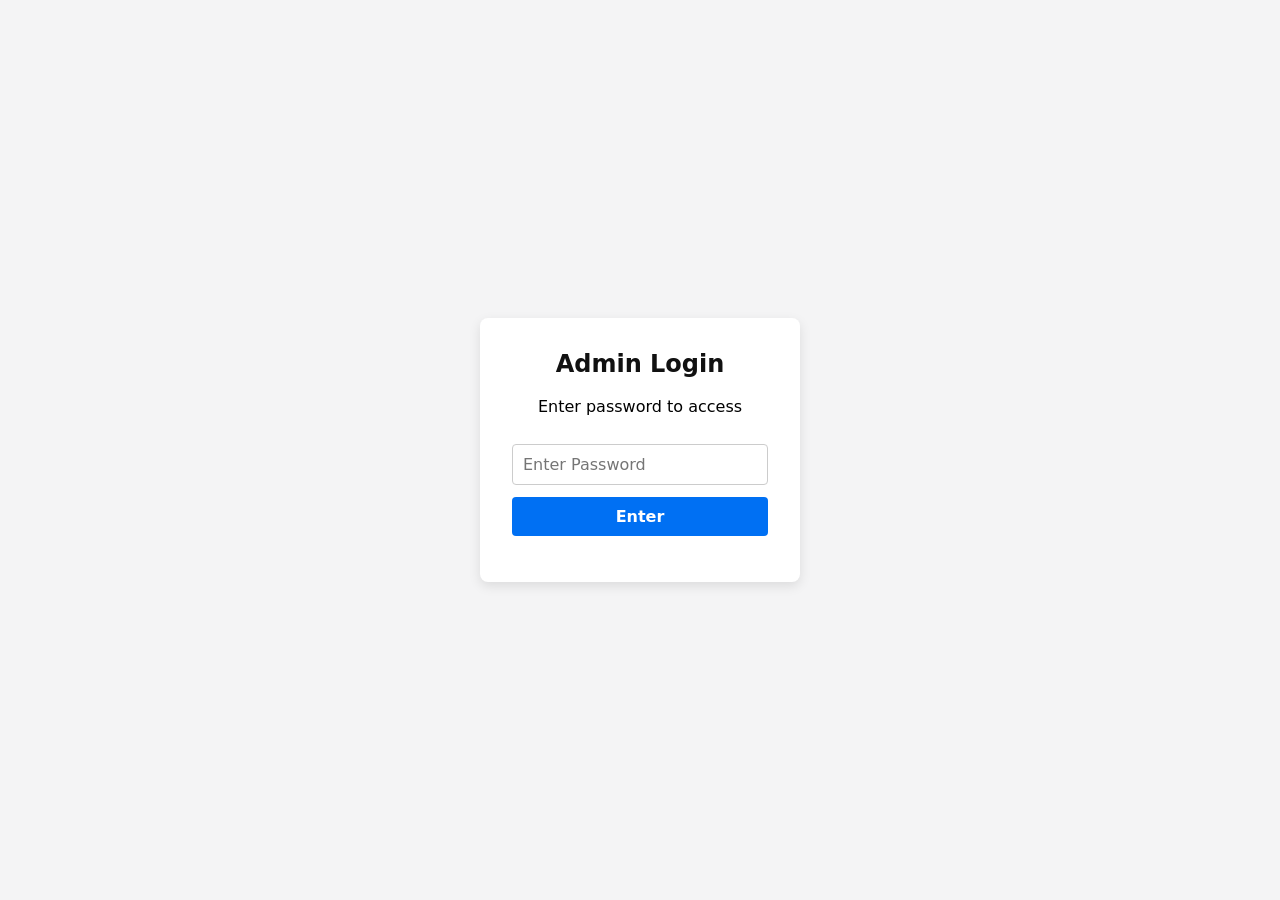
<file: admin/index.html>
<!DOCTYPE html>
<html lang="en">
<head>
  <meta charset="UTF-8">
  <meta name="viewport" content="width=device-width, initial-scale=1.0">
  <title>Admin Login</title>
  <style>
    * { box-sizing: border-box; font-family: system-ui, -apple-system, sans-serif; }
    body { display: flex; justify-content: center; align-items: center; min-height: 100vh; margin: 0; background-color: #f4f4f5; }
    .card { background: #ffffff; padding: 2rem; border-radius: 8px; box-shadow: 0 4px 12px rgba(0,0,0,0.1); width: 100%; max-width: 320px; text-align: center; }
    h2 { margin-top: 0; color: #111; }
    input { width: 100%; padding: 10px; margin: 12px 0; border: 1px solid #ccc; border-radius: 4px; font-size: 1rem; }
    button { width: 100%; padding: 10px; background: #0070f3; color: white; border: none; border-radius: 4px; font-size: 1rem; font-weight: bold; cursor: pointer; }
    button:hover { background: #0051a2; }
    #error { color: #e53e3e; font-size: 0.875rem; margin-top: 10px; }
  </style>
</head>
<body>

  <div class="card">
    <h2>Admin Login</h2>
    <p>Enter password to access</p>
    <input type="password" id="adminPass" placeholder="Enter Password" />
    <button onclick="login()">Enter</button>
    <p id="error"></p>
  </div>

  <script>
    function login() {
      const pass = document.getElementById("adminPass").value.trim();
      const errorMsg = document.getElementById("error");

      if (!pass) {
        errorMsg.innerText = "Please enter a password.";
        return;
      }

      // Redirects to /admin/dashboard-[PASSWORD].html
      window.location.href = `/admin/dashboard-${pass}.html`;
    }
  </script>

</body>
  </html>
</file>
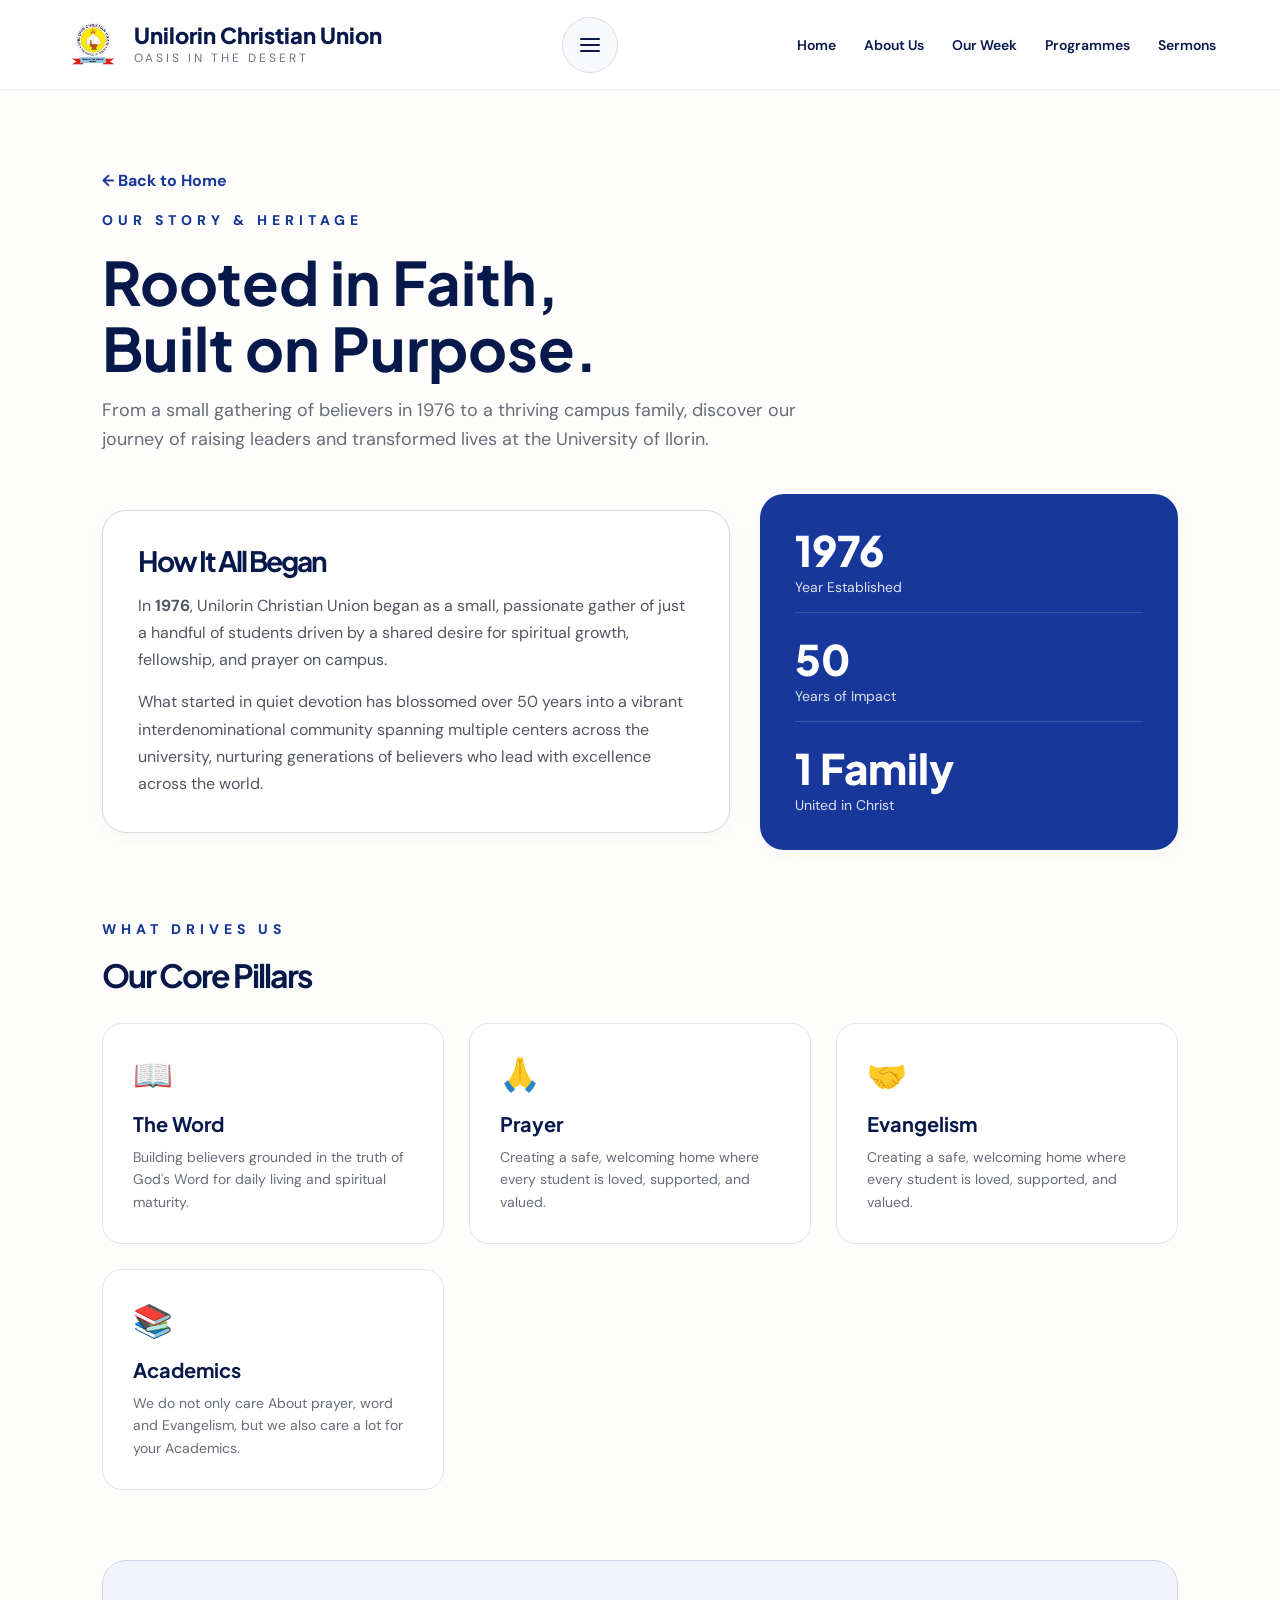
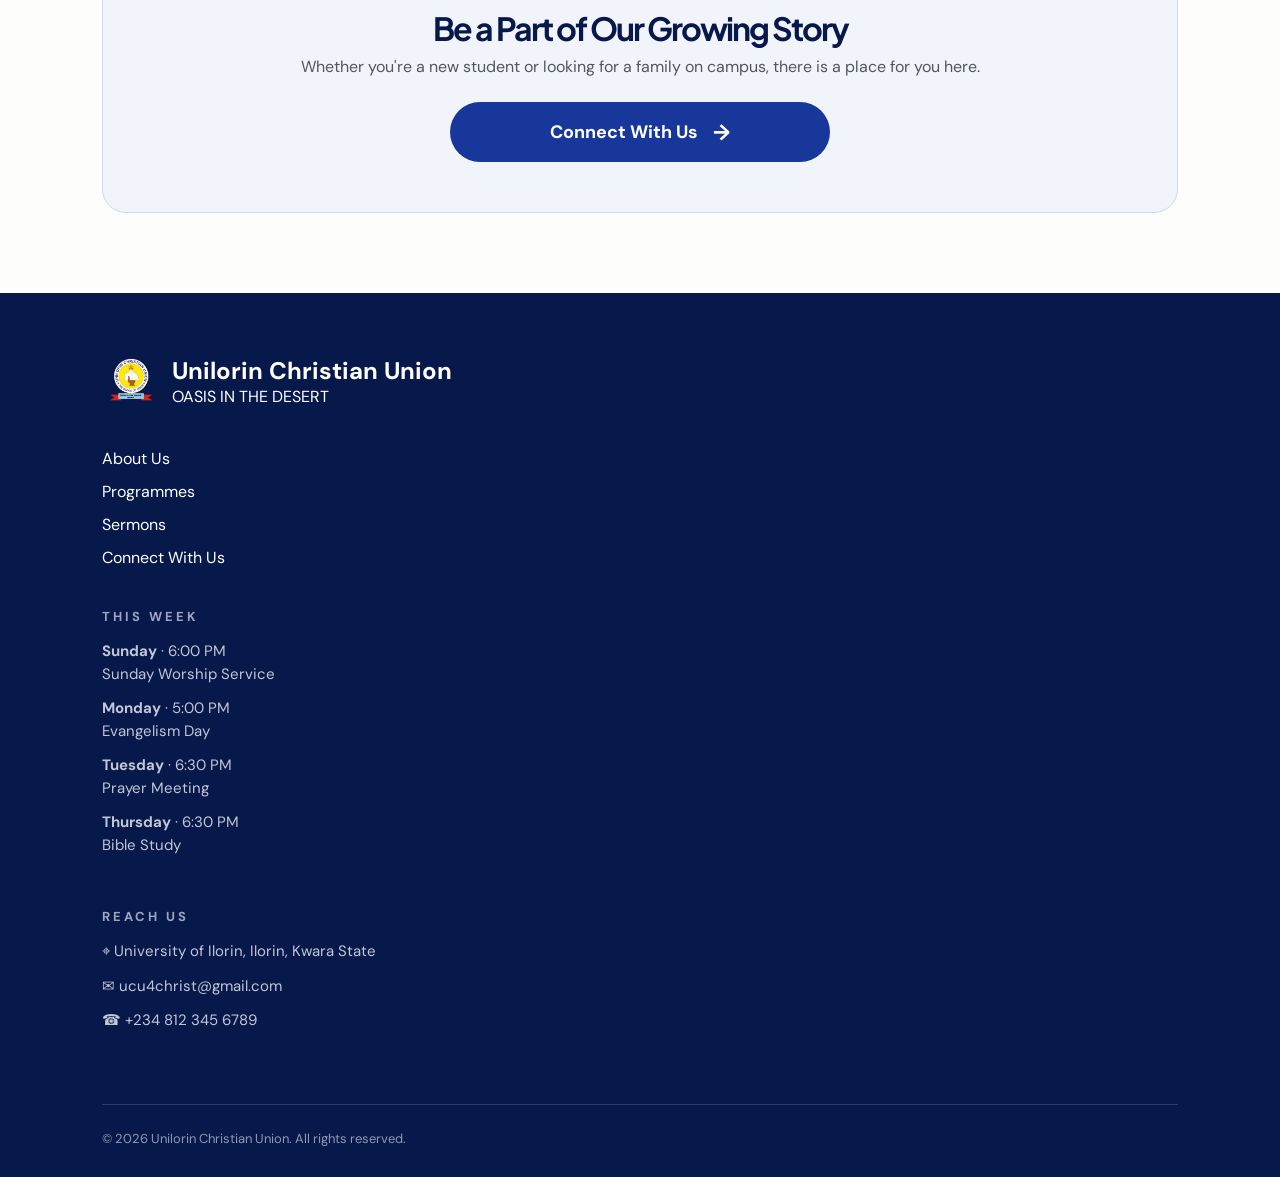
<file: about.html>
<!DOCTYPE html>
<html lang="en">
<head>
    <meta charset="UTF-8">
    <meta name="viewport" content="width=device-width, initial-scale=1.0">
    <title>About Us — Unilorin Christian Union</title>

    <!-- Google Fonts -->
    <link rel="preconnect" href="https://fonts.googleapis.com">
    <link rel="preconnect" href="https://fonts.gstatic.com" crossorigin>
    <link href="https://fonts.googleapis.com/css2?family=DM+Sans:wght@400;500;600;700&family=Plus+Jakarta+Sans:wght@500;600;700;800&display=swap" rel="stylesheet">

    <!-- CSS -->
    <link rel="stylesheet" href="style.css">
</head>

<body>

    <!-- ================= HEADER ================= -->
    <header class="header">
        <div class="logo-area">
            <a href="index.html" style="display: flex; align-items: center; gap: 15px;">
                <img src="logo.png" alt="Unilorin CU Logo" class="logo">
                <div class="brand">
                    <h2>Unilorin Christian Union </h2>
                    <p>OASIS IN THE DESERT</p>
                </div>
            </a>
        </div>

        <input type="checkbox" id="menu-toggle">
        <label for="menu-toggle" class="menu-button" aria-label="Toggle Navigation">
            <span></span>
            <span></span>
            <span></span>
        </label>

        <nav class="navigation">
            <a href="index.html#home">Home</a>
            <a href="about.html">About Us</a>
            <a href="index.html#week">Our Week</a>
            <a href="index.html#programmes">Programmes</a>
            <a href="index.html#sermons">Sermons</a>
        </nav>
    </header>

    <!-- ================= ABOUT HERO ================= -->
    <main class="about-page section">
        <div class="about-hero">
            <a href="index.html" class="back-link">← Back to Home</a>
            <div class="section-label">OUR STORY & HERITAGE</div>
            <h1>Rooted in Faith,<br>Built on Purpose.</h1>
            <p class="section-description">
                From a small gathering of believers in 1976 to a thriving campus family, discover our journey of raising leaders and transformed lives at the University of Ilorin.
            </p>
        </div>

        <!-- Timeline Highlights -->
        <div class="about-grid">
            <div class="about-card story-card">
                <h2>How It All Began</h2>
                <p>
                    In <strong>1976</strong>, Unilorin Christian Union began as a small, passionate gather of just a handful of students driven by a shared desire for spiritual growth, fellowship, and prayer on campus.
                </p>
                <p>
                    What started in quiet devotion has blossomed over 50 years into a vibrant interdenominational community spanning multiple centers across the university, nurturing generations of believers who lead with excellence across the world.
                </p>
            </div>

            <div class="about-card stats-card">
                <div class="stat-item">
                    <span class="stat-number">1976</span>
                    <span class="stat-label">Year Established</span>
                </div>
                <div class="stat-item">
                    <span class="stat-number">50</span>
                    <span class="stat-label">Years of Impact</span>
                </div>
                <div class="stat-item">
                    <span class="stat-number">1 Family</span>
                    <span class="stat-label">United in Christ</span>
                </div>
            </div>
        </div>

        <!-- Core Values Section -->
        <div class="values-section">
            <div class="section-label">WHAT DRIVES US</div>
            <h2>Our Core Pillars</h2>

            <div class="values-grid">
                <div class="value-card">
                    <div class="value-icon">📖</div>
                    <h3>The Word</h3>
                    <p>Building believers grounded in the truth of God's Word for daily living and spiritual maturity.</p>
                </div>

                <div class="value-card">
                    <div class="value-icon">🙏</div>
                    <h3>Prayer</h3>
                    <p>Creating a safe, welcoming home where every student is loved, supported, and valued.</p>
                </div>
                
                <div class="value-card">
                    <div class="value-icon">🤝</div>
                    <h3>Evangelism</h3>
                    <p>Creating a safe, welcoming home where every student is loved, supported, and valued.</p>
                </div>

                <div class="value-card">
                    <div class="value-icon">📚</div>
                    <h3>Academics</h3>
                    <p>We do not only care About prayer, word and Evangelism, but we also care a lot for your Academics.</p>
                </div>
            </div>
        </div>

        <!-- CTA Callout -->
        <div class="about-cta">
            <h2>Be a Part of Our Growing Story</h2>
            <p>Whether you're a new student or looking for a family on campus, there is a place for you here.</p>
            <a href="connect.html" class="primary-button">Connect With Us <span>→</span></a>
        </div>
    </main>

    <!-- ================= FOOTER ================= -->
    <footer>
        <div class="footer-brand">
            <img src="logo.png" alt="Unilorin CU Logo">
            <div>
                <h2>Unilorin Christian Union</h2>
                <p>OASIS IN THE DESERT</p>
            </div>
        </div>

        <div class="footer-links">
            <a href="about.html">About Us</a>
            <a href="index.html#programmes">Programmes</a>
            <a href="index.html#sermons">Sermons</a>
            <a href="connect.html">Connect With Us</a>
        </div>

        <div class="footer-week">
            <h3>THIS WEEK</h3>
            <p><strong>Sunday</strong> · 6:00 PM<br>Sunday Worship Service</p>
            <p><strong>Monday</strong> · 5:00 PM<br>Evangelism Day</p>
            <p><strong>Tuesday</strong> · 6:30 PM<br>Prayer Meeting</p>
            <p><strong>Thursday</strong> · 6:30 PM<br>Bible Study</p>
        </div>

        <div class="footer-contact">
            <h3>REACH US</h3>
            <p>⌖ University of Ilorin, Ilorin, Kwara State</p>
            <p>✉ ucu4christ@gmail.com</p>
            <p>☎ +234 812 345 6789</p>
        </div>

        <p class="copyright">© 2026 Unilorin Christian Union. All rights reserved.</p>
    </footer>

</body>
</html>
</file>
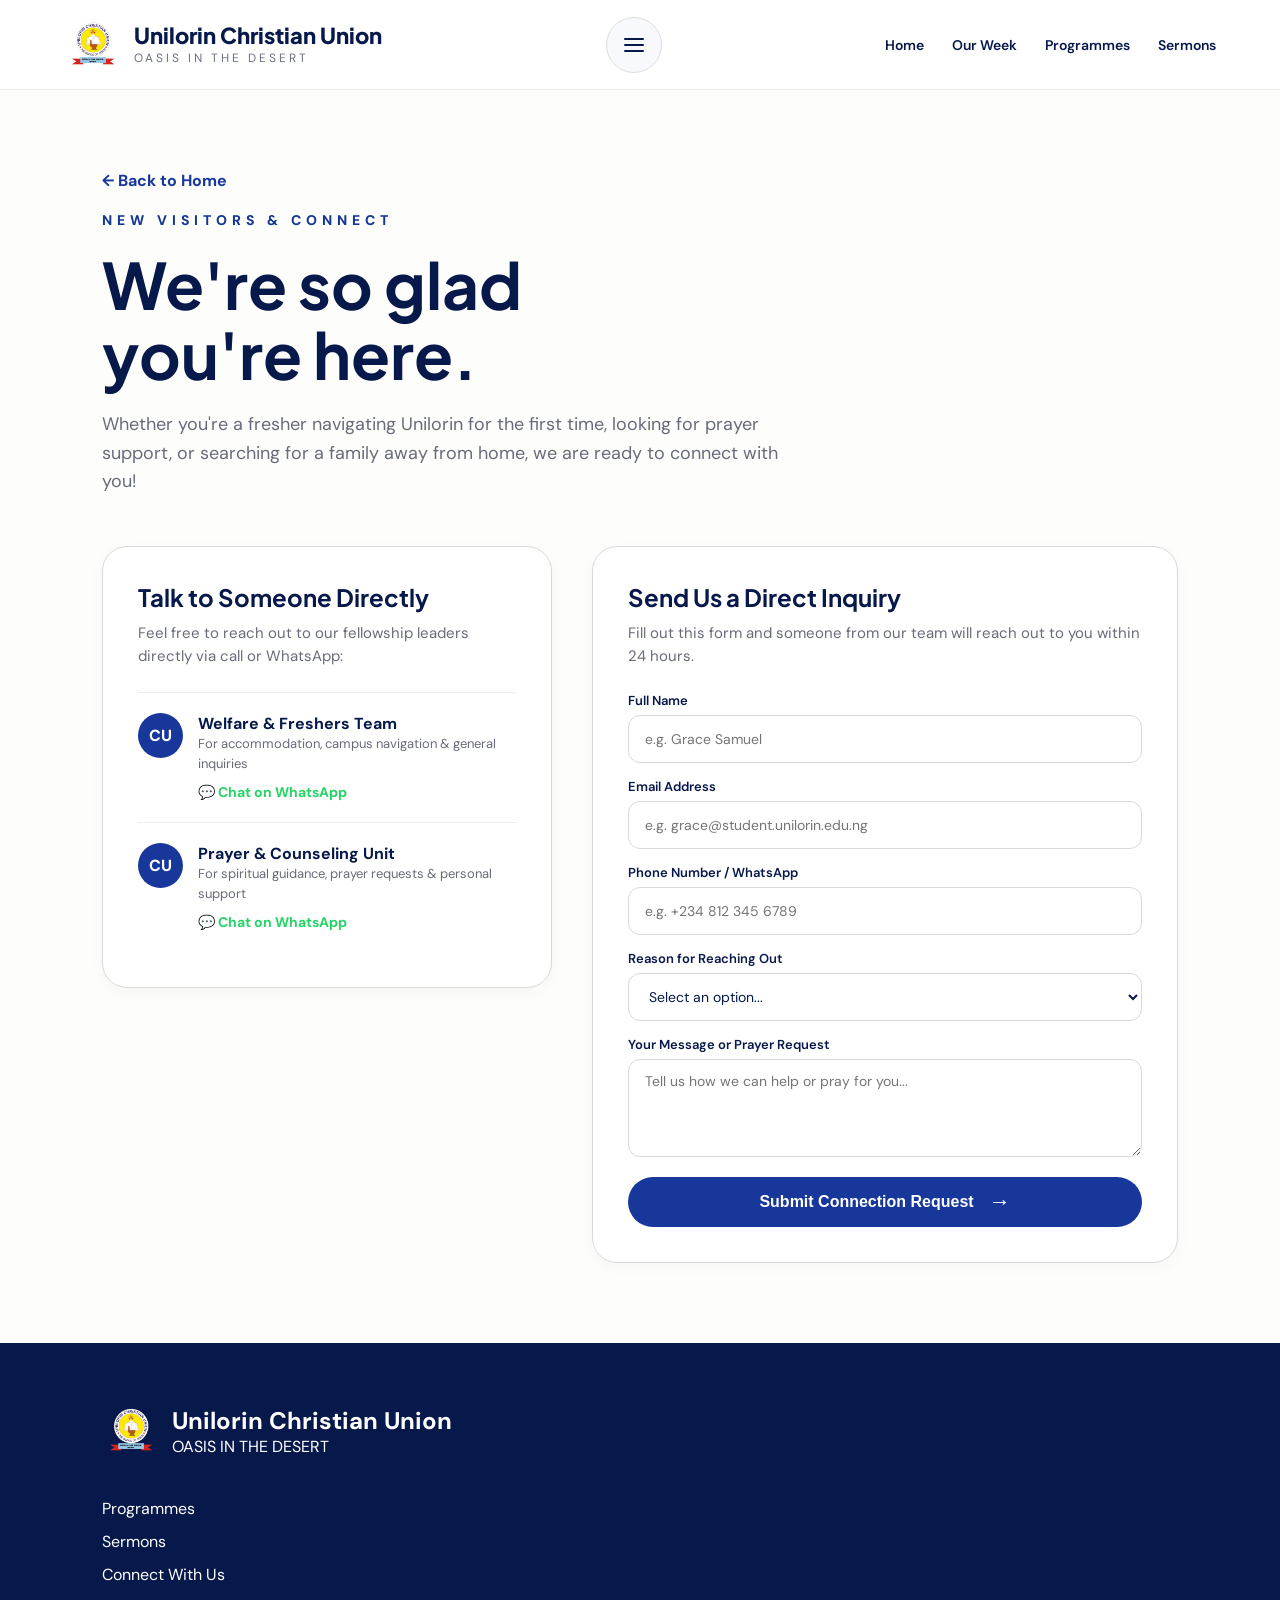
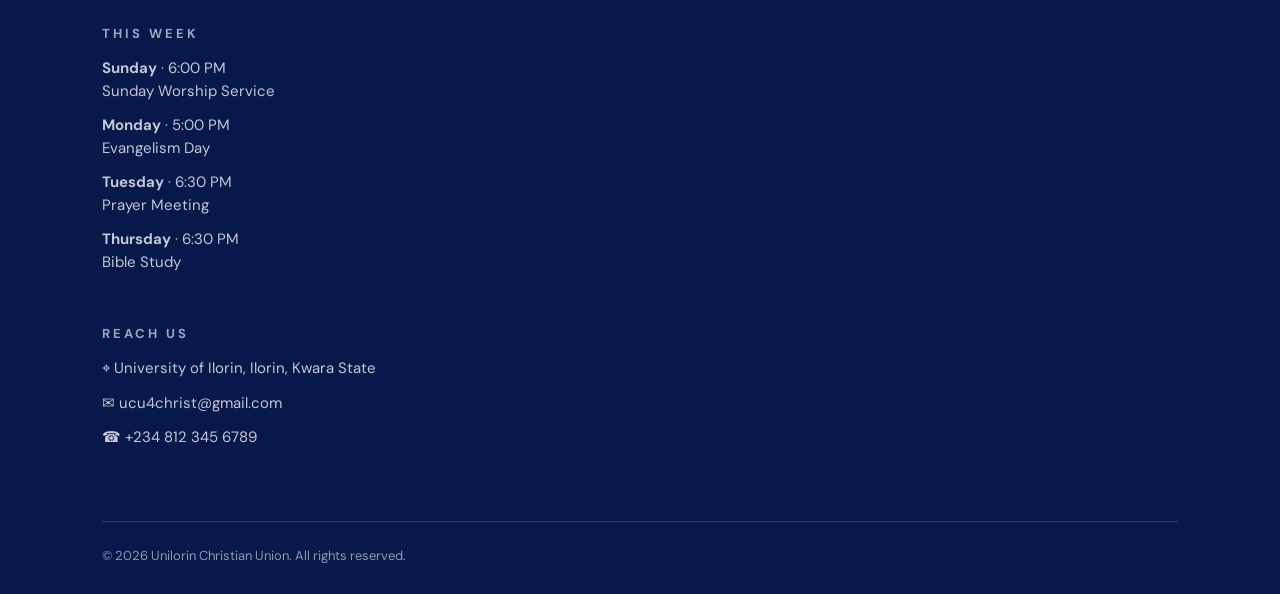
<file: connect.html>
<!DOCTYPE html>
<html lang="en">
<head>
    <meta charset="UTF-8">
    <meta name="viewport" content="width=device-width, initial-scale=1.0">
    <title>Connect With Us — Unilorin Christian Union</title>

    <!-- Google Fonts -->
    <link rel="preconnect" href="https://fonts.googleapis.com">
    <link rel="preconnect" href="https://fonts.gstatic.com" crossorigin>
    <link href="https://fonts.googleapis.com/css2?family=DM+Sans:wght@400;500;600;700&family=Plus+Jakarta+Sans:wght@500;600;700;800&display=swap" rel="stylesheet">

    <!-- CSS -->
    <link rel="stylesheet" href="style.css">
</head>

<body>

    <!-- ================= HEADER ================= -->
    <header class="header">
        <div class="logo-area">
            <a href="index.html" style="display: flex; align-items: center; gap: 15px;">
                <img src="logo.png" alt="Unilorin CU Logo" class="logo">
                <div class="brand">
                    <h2>Unilorin Christian Union</h2>
                    <p>OASIS IN THE DESERT</p>
                </div>
            </a>
        </div>

        <input type="checkbox" id="menu-toggle">
        <label for="menu-toggle" class="menu-button" aria-label="Toggle Navigation">
            <span></span>
            <span></span>
            <span></span>
        </label>

        <nav class="navigation">
            <a href="index.html#home">Home</a>
            <a href="index.html#week">Our Week</a>
            <a href="index.html#programmes">Programmes</a>
            <a href="index.html#sermons">Sermons</a>
        </nav>
    </header>

    <!-- ================= CONNECT MAIN ================= -->
    <main class="connect-page section">
        <div class="connect-header">
            <a href="index.html" class="back-link">← Back to Home</a>
            <div class="section-label">NEW VISITORS & CONNECT</div>
            <h1>We're so glad<br>you're here.</h1>
            <p class="section-description">
                Whether you're a fresher navigating Unilorin for the first time, looking for prayer support, or searching for a family away from home, we are ready to connect with you!
            </p>
        </div>

        <div class="connect-grid">
            
            <!-- Quick Contacts Card -->
            <div class="connect-card contacts-card">
                <h3>Talk to Someone Directly</h3>
                <p>Feel free to reach out to our fellowship leaders directly via call or WhatsApp:</p>

                <div class="leader-contact">
                    <div class="leader-avatar">CU</div>
                    <div>
                        <strong>Welfare & Freshers Team</strong>
                        <p>For accommodation, campus navigation & general inquiries</p>
                        <a href="https://wa.me/2349036452259" target="_blank" class="chat-link">💬 Chat on WhatsApp</a>
                    </div>
                </div>

                <div class="leader-contact">
                    <div class="leader-avatar">CU</div>
                    <div>
                        <strong>Prayer & Counseling Unit</strong>
                        <p>For spiritual guidance, prayer requests & personal support</p>
                        <a href="https://wa.me/2349036452259" target="_blank" class="chat-link">💬 Chat on WhatsApp</a>
                    </div>
                </div>
            </div>

            <!-- Inquiry & Request Form -->
            <div class="connect-card form-card">
                <h3>Send Us a Direct Inquiry</h3>
                <p>Fill out this form and someone from our team will reach out to you within 24 hours.</p>

                <form class="contact-form" action="https://formsubmit.co/dadedoyin76@gmail.com" method="POST">
                    
                    <div class="input-group">
                        <label for="connect-name">Full Name</label>
                        <input type="text" id="connect-name" name="name" placeholder="e.g. Grace Samuel" required>
                    </div>

                    <div class="input-group">
                        <label for="connect-email">Email Address</label>
                        <input type="email" id="connect-email" name="email" placeholder="e.g. grace@student.unilorin.edu.ng" required>
                    </div>

                    <div class="input-group">
                        <label for="connect-phone">Phone Number / WhatsApp</label>
                        <input type="tel" id="connect-phone" name="phone" placeholder="e.g. +234 812 345 6789" required>
                    </div>

                    <div class="input-group">
                        <label for="connect-category">Reason for Reaching Out</label>
                        <select id="connect-category" name="category" class="custom-select" required>
                            <option value="" disabled selected>Select an option...</option>
                            <option value="New Student / First Visit">I'm a new student / First-time visitor</option>
                            <option value="Prayer Request">I need Prayer Support</option>
                            <option value="Counseling / Inquiry">Personal Counseling or Inquiry</option>
                            <option value="Joining a Unit">I want to join a Fellowship Unit</option>
                        </select>
                    </div>

                    <div class="input-group">
                        <label for="connect-message">Your Message or Prayer Request</label>
                        <textarea id="connect-message" name="message" rows="4" placeholder="Tell us how we can help or pray for you..." required></textarea>
                    </div>

                    <button type="submit" class="primary-button contact-submit-btn">
                        Submit Connection Request <span>→</span>
                    </button>
                </form>
            </div>

        </div>
    </main>

    <!-- ================= FOOTER ================= -->
    <footer>
        <div class="footer-brand">
            <img src="logo.png" alt="Unilorin CU Logo">
            <div>
                <h2>Unilorin Christian Union</h2>
                <p>OASIS IN THE DESERT</p>
            </div>
        </div>

        <div class="footer-links">
            <a href="index.html#programmes">Programmes</a>
            <a href="index.html#sermons">Sermons</a>
            <a href="connect.html">Connect With Us</a>
        </div>

        <div class="footer-week">
            <h3>THIS WEEK</h3>
            <p><strong>Sunday</strong> · 6:00 PM<br>Sunday Worship Service</p>
            <p><strong>Monday</strong> · 5:00 PM<br>Evangelism Day</p>
            <p><strong>Tuesday</strong> · 6:30 PM<br>Prayer Meeting</p>
            <p><strong>Thursday</strong> · 6:30 PM<br>Bible Study</p>
        </div>

        <div class="footer-contact">
            <h3>REACH US</h3>
            <p>⌖ University of Ilorin, Ilorin, Kwara State</p>
            <p>✉ ucu4christ@gmail.com</p>
            <p>☎ +234 812 345 6789</p>
        </div>

        <p class="copyright">© 2026 Unilorin Christian Union. All rights reserved.</p>
    </footer>

</body>
</html>
</file>
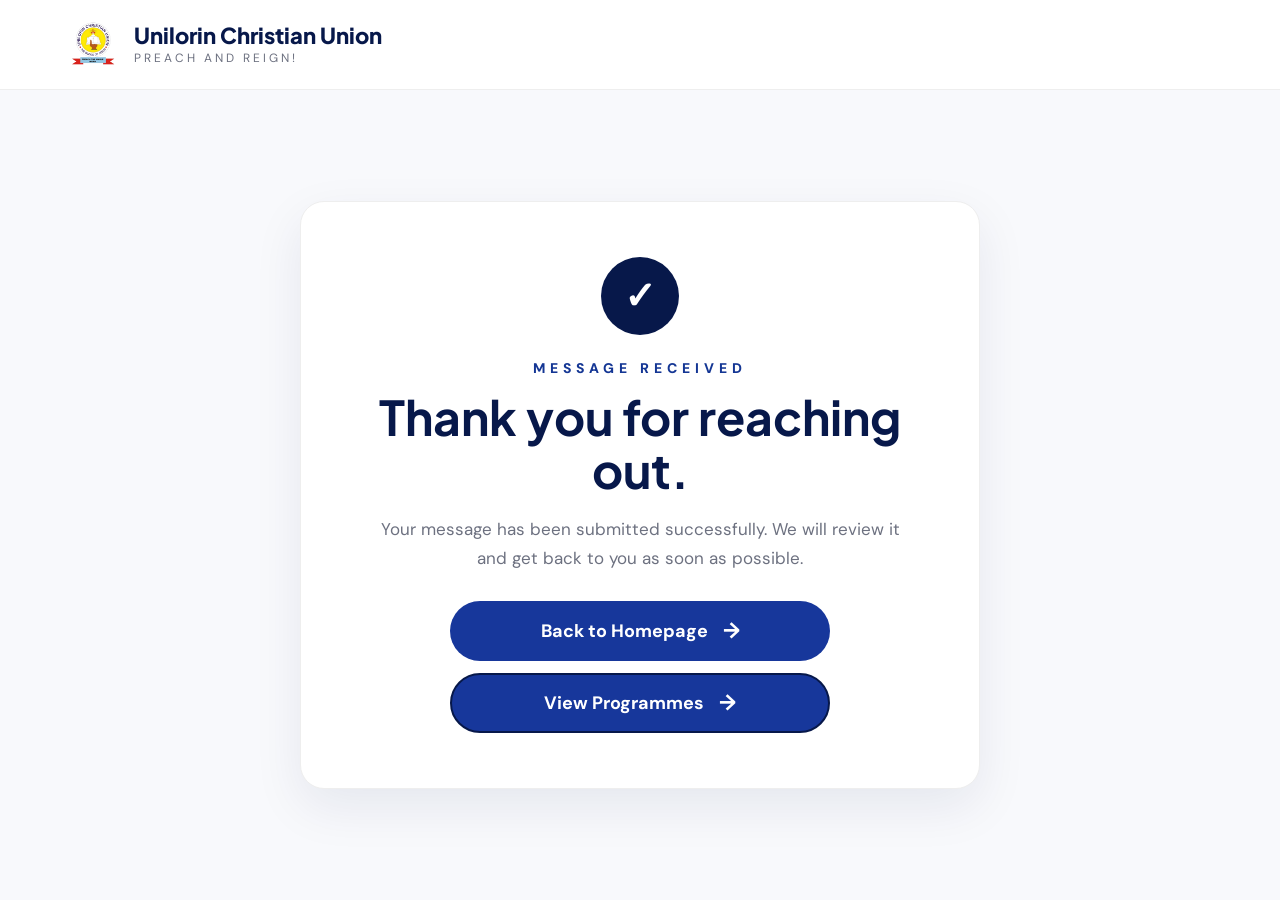
<file: thank-you.html>
<!DOCTYPE html>
<html lang="en">
<head>
    <meta charset="UTF-8">
    <meta name="viewport" content="width=device-width, initial-scale=1.0">
    <meta name="description" content="Thank you for contacting Unilorin Christian Union.">
    <title>Message Sent | Unilorin Christian Union</title>

    <link rel="preconnect" href="https://fonts.googleapis.com">
    <link rel="preconnect" href="https://fonts.gstatic.com" crossorigin>
    <link href="https://fonts.googleapis.com/css2?family=DM+Sans:wght@400;500;600;700&family=Plus+Jakarta+Sans:wght@500;600;700;800&display=swap" rel="stylesheet">
    <link rel="stylesheet" href="style.css">
</head>

<body class="thank-you-page">
    <header class="header">
        <a href="index.html" class="logo-area" aria-label="Unilorin Christian Union home">
            <img src="logo.png" alt="Unilorin Christian Union Logo" class="logo">
            <div class="brand">
                <h2>Unilorin Christian Union</h2>
                <p>PREACH AND REIGN!</p>
            </div>
        </a>
    </header>

    <main class="thank-you-main">
        <section class="thank-you-card" aria-labelledby="thank-you-title">
            <div class="thank-you-icon" aria-hidden="true">✓</div>
            <div class="section-label">MESSAGE RECEIVED</div>
            <h1 id="thank-you-title">Thank you for reaching out.</h1>
            <p>
                Your message has been submitted successfully. We will review it and get back to you as soon as possible.
            </p>

            <div class="thank-you-actions">
                <a href="index.html" class="primary-button">Back to Homepage <span>→</span></a>
                <a href="index.html#programmes" class="dark-button">View Programmes <span>→</span></a>
            </div>
        </section>
    </main>
</body>
</html>
</file>
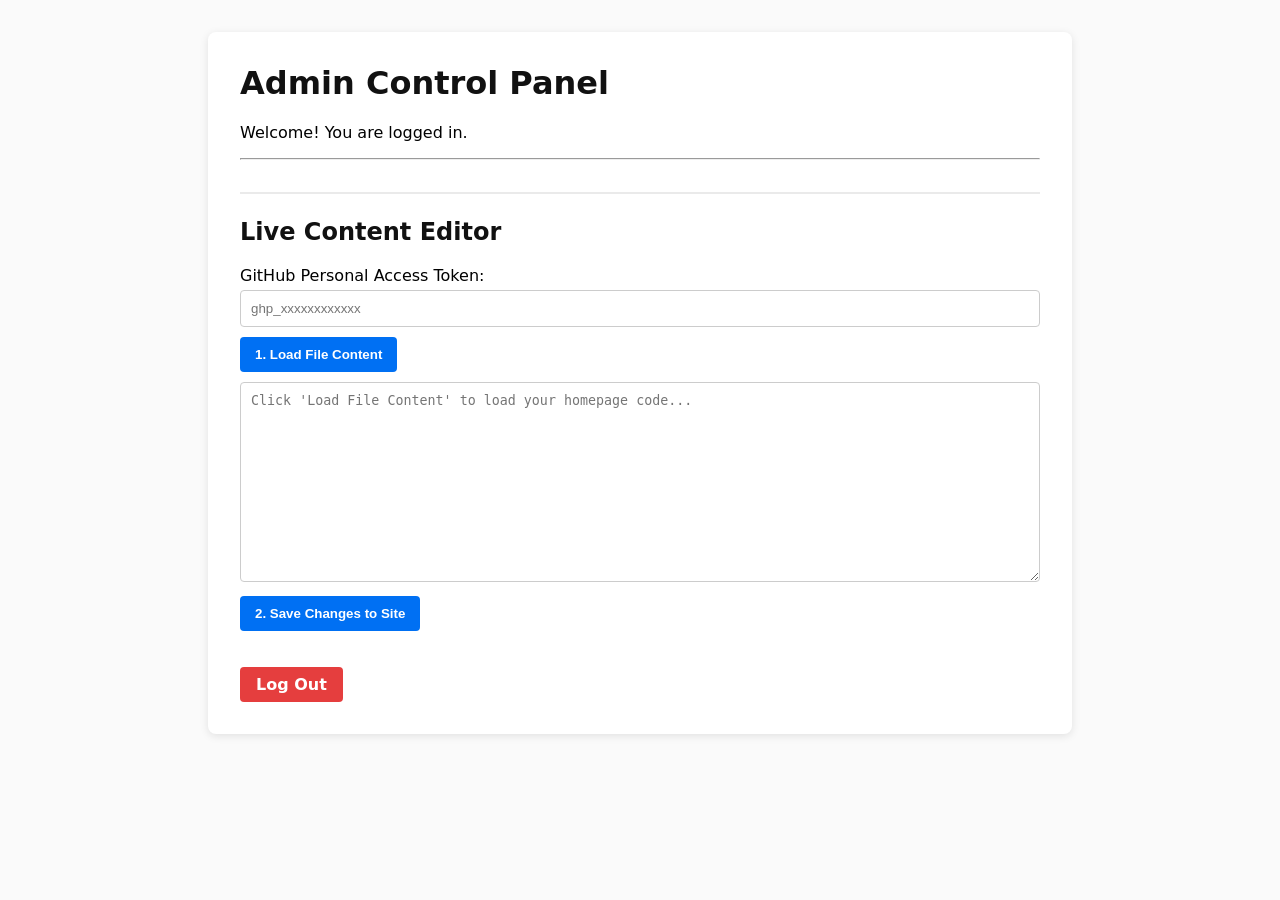
<file: admin/dashboard-ucuadmin2026.html>
<!DOCTYPE html>
<html lang="en">
<head>
  <meta charset="UTF-8">
  <meta name="viewport" content="width=device-width, initial-scale=1.0">
  <title>Admin Dashboard</title>
  <style>
    body { font-family: system-ui, -apple-system, sans-serif; padding: 2rem; background-color: #fafafa; margin: 0; }
    .container { max-width: 800px; margin: 0 auto; background: #ffffff; padding: 2rem; border-radius: 8px; box-shadow: 0 2px 8px rgba(0,0,0,0.1); }
    h1, h2 { color: #111; margin-top: 0; }
    .logout-btn { display: inline-block; padding: 8px 16px; background: #e53e3e; color: white; text-decoration: none; border-radius: 4px; font-weight: bold; margin-top: 20px; }
    
    .editor-section { margin-top: 2rem; padding-top: 1.5rem; border-top: 2px solid #eaeaea; }
    input[type="password"] { width: 100%; padding: 10px; margin-top: 5px; border: 1px solid #ccc; border-radius: 4px; box-sizing: border-box; }
    textarea { width: 100%; height: 200px; margin-top: 10px; padding: 10px; border: 1px solid #ccc; border-radius: 4px; box-sizing: border-box; font-family: monospace; }
    .btn { padding: 10px 15px; background: #0070f3; color: white; border: none; border-radius: 4px; cursor: pointer; margin-top: 10px; font-weight: bold; }
    .btn:hover { background: #0051a2; }
    #status { margin-top: 10px; font-weight: bold; color: #333; }
  </style>
</head>
<body>

  <div class="container">
    <h1>Admin Control Panel</h1>
    <p>Welcome! You are logged in.</p>
    <hr>

    <div class="editor-section">
      <h2>Live Content Editor</h2>
      
      <label for="token">GitHub Personal Access Token:</label>
      <input type="password" id="token" placeholder="ghp_xxxxxxxxxxxx">

      <button class="btn" onclick="loadFile()">1. Load File Content</button>

      <textarea id="fileContent" placeholder="Click 'Load File Content' to load your homepage code..."></textarea>
      
      <button class="btn" onclick="saveFile()">2. Save Changes to Site</button>

      <p id="status"></p>
    </div>

    <a href="/admin" class="logout-btn">Log Out</a>
  </div>

  <script>
    // UPDATE THESE TWO LINES WITH YOUR EXACT GITHUB DETAILS:
    const OWNER = "dadedoyin76-code"; 
    const REPO = "UCUwebsite-project"; 
    const FILE_PATH = "index.html"; 

    let fileSha = "";

    async function loadFile() {
      const token = document.getElementById("token").value.trim();
      const status = document.getElementById("status");

      if (!token) {
        status.innerText = "Please enter your GitHub token.";
        return;
      }

      status.innerText = "Loading file from GitHub...";

      try {
        const response = await fetch(`https://api.github.com/repos/${OWNER}/${REPO}/contents/${FILE_PATH}`, {
          headers: { "Authorization": `token ${token}` }
        });

        if (!response.ok) throw new Error("Failed to fetch file. Check your token or username.");

        const data = await response.json();
        fileSha = data.sha;
        
        const decodedContent = decodeURIComponent(escape(atob(data.content)));
        document.getElementById("fileContent").value = decodedContent;
        status.innerText = "File loaded successfully!";
      } catch (err) {
        status.innerText = "Error: " + err.message;
      }
    }

    async function saveFile() {
      const token = document.getElementById("token").value.trim();
      const newContent = document.getElementById("fileContent").value;
      const status = document.getElementById("status");

      if (!token || !fileSha) {
        status.innerText = "Load the file first before saving.";
        return;
      }

      status.innerText = "Saving changes to GitHub...";

      try {
        const encodedContent = btoa(unescape(encodeURIComponent(newContent)));

        const response = await fetch(`https://api.github.com/repos/${OWNER}/${REPO}/contents/${FILE_PATH}`, {
          method: "PUT",
          headers: {
            "Authorization": `token ${token}`,
            "Content-Type": "application/json"
          },
          body: JSON.stringify({
            message: "Update file via Admin Dashboard",
            content: encodedContent,
            sha: fileSha
          })
        });

        if (!response.ok) throw new Error("Failed to save file.");

        const data = await response.json();
        fileSha = data.content.sha;
        status.innerText = "Success! Site updated. Vercel will deploy changes in ~20 seconds.";
      } catch (err) {
        status.innerText = "Error: " + err.message;
      }
    }
  </script>

</body>
  </html>
</file>
<file: style.css>
/* =====================================================
   GENERAL SETTINGS
===================================================== */
* {
    margin: 0;
    padding: 0;
    box-sizing: border-box;
}

html {
    scroll-behavior: smooth;
}

body {
    font-family: "DM Sans", sans-serif;
    color: #07184a;
    background: #ffffff;
    overflow-x: hidden;
}

a {
    text-decoration: none;
    color: inherit;
}

img {
    max-width: 100%;
    height: auto;
    display: block;
}


/* =====================================================
   HEADER & NAVIGATION
===================================================== */

.header {
    height: 90px;
    background: #ffffff;
    display: flex;
    align-items: center;
    justify-content: space-between;
    padding: 0 5%;
    position: sticky;
    top: 0;
    z-index: 1000;
    border-bottom: 1px solid #eeeeee;
}

.logo-area {
    display: flex;
    align-items: center;
    gap: 15px;
}

.logo {
    width: 55px;
    height: 55px;
    object-fit: contain;
}

.brand h2 {
    font-family: "Plus Jakarta Sans", sans-serif;
    font-size: 22px;
    font-weight: 800;
    line-height: 1;
}

.brand p {
    margin-top: 4px;
    color: #6d7180;
    font-size: 12px;
    letter-spacing: 3px;
}


/* DESKTOP NAVIGATION */

.navigation {
    display: flex;
    gap: 28px;
    align-items: center;
}

.navigation a {
    font-size: 14px;
    font-weight: 600;
    transition: color 0.3s;
}

.navigation a:hover {
    color: #17379b;
}


/* HAMBURGER MENU BUTTON */

#menu-toggle {
    display: none;
}

.menu-button {
    display: flex;
    width: 56px;
    height: 56px;
    border: 1px solid #dddddd;
    border-radius: 50%;
    align-items: center;
    justify-content: center;
    flex-direction: column;
    gap: 4px;
    cursor: pointer;
    background: #f8f9fc;
}

.menu-button span {
    display: block;
    width: 20px;
    height: 2px;
    background: #07184a;
    border-radius: 10px;
    transition: transform 0.3s, opacity 0.3s;
}


/* =====================================================
   HERO SECTION
===================================================== */

.hero {
    background: #fff12b;
    min-height: 650px;
    display: flex;
    align-items: center;
    padding: 60px 8%;
    position: relative;
    isolation: isolate;
    overflow: hidden;
}

.hero-content {
    max-width: 850px;
    width: 100%;
    position: relative;
    z-index: 5;
}


/* =====================================================
   ANNIVERSARY IMAGES
===================================================== */

.anniversary-images {
    position: absolute;
    inset: 0;
    width: 100%;
    height: 100%;
    pointer-events: none;
    z-index: 1;
}

.anniversary-graphic,
.anniversary-small {
    position: absolute !important;
    pointer-events: none;
    object-fit: contain;
}
/* BIG TRANSLUCENT WATERMARK BACKGROUND */
.anniversary-graphic {
    width: 520px;
    height: 400px;
    left: 48%;
    top: 50%;
    transform: translateY(-50%);
    opacity: 0.16;
    z-index: 1;
}

/* SMALL CLEAR GRAPHIC */
.anniversary-small {
    width: 190px;
    height: 150px;
    right: 6%;
    top: 42%;
    transform: translateY(-50%);
    opacity: 1;
    z-index: 2;
}


/* UNIVERSITY LOGO AREA */

.hero-logo-area {
    display: flex;
    align-items: center;
    gap: 20px;
    margin-bottom: 25px;
    position: relative;
    z-index: 5;
}

.hero-logo-area img {
    width: 90px;
    height: 90px;
    object-fit: contain;
}

.university-name {
    font-size: 16px;
    letter-spacing: 4px;
    font-weight: 700;
}

.motto {
    margin-top: 5px;
    font-family: "Plus Jakarta Sans", sans-serif;
    font-size: 18px;
    font-weight: 800;
}


/* =====================================================
   50TH ANNIVERSARY PILL BADGE
===================================================== */

.anniversary-badge {
    display: inline-flex;
    align-items: center;
    justify-content: center;
    gap: 15px;
    background: #17379b;
    color: white;
    padding: 11px 22px;
    border: none;
    border-radius: 40px;
    width: auto;
    margin-bottom: 25px;
    font-family: "Plus Jakarta Sans", sans-serif;
    font-size: 14px;
    font-weight: 800;
    letter-spacing: 2px;
    position: relative;
    z-index: 5;
}

.anniversary-number {
    display: none;
}

.anniversary-text {
    display: flex;
    flex-direction: row;
    align-items: center;
    gap: 15px;
}

.anniversary-text span {
    color: #ffffff;
    font-family: "Plus Jakarta Sans", sans-serif;
    font-size: 14px;
    font-weight: 800;
    letter-spacing: 2px;
}

.anniversary-text small {
    color: #ffffff;
    font-size: 13px;
    font-weight: 700;
    letter-spacing: 1px;
}


/* =====================================================
   HERO HEADING & TEXT
===================================================== */

.hero h1 {
    font-family: "Plus Jakarta Sans", sans-serif;
    font-size: clamp(42px, 5.2vw, 70px);
    line-height: 0.98;
    letter-spacing: -3px;
    font-weight: 800;
    max-width: 680px;
    margin-bottom: 28px;
    position: relative;
    z-index: 5;
}

.hero h1 span {
    position: relative;
    display: inline-block;
    z-index: 1;
}

.hero h1 span::after {
    content: "";
    position: absolute;
    left: 0;
    right: 0;
    bottom: 5px;
    height: 12px;
    background: #ffcc18;
    z-index: -1;
}

.hero-description {
    max-width: 650px;
    font-size: 18px;
    line-height: 1.5;
    color: #525663;
    margin-bottom: 30px;
    position: relative;
    z-index: 5;
}


/* =====================================================
   BUTTONS
===================================================== */

.primary-button,
.dark-button {
    display: inline-flex;
    align-items: center;
    justify-content: center;
    width: 100%;
    max-width: 380px;
    min-height: 60px;
    border-radius: 50px;
    font-size: 18px;
    font-weight: 700;
    border: none;
    cursor: pointer;
    transition: transform 0.3s, background-color 0.3s;
    position: relative;
    z-index: 5;
}

.primary-button {
    background: #17379b;
    color: white;
}

.primary-button span,
.dark-button span {
    margin-left: 15px;
    font-size: 22px;
}

.primary-button:hover,
.dark-button:hover {
    transform: translateY(-3px);
    background: #102b7e;
}
/* =====================================================
   STATISTICS
===================================================== */

.statistics {
    display: grid;
    grid-template-columns: repeat(4, 1fr);
    padding: 50px 8%;
    gap: 30px;
    background: white;
}

.stat strong {
    font-family: "Plus Jakarta Sans", sans-serif;
    font-size: clamp(32px, 4vw, 45px);
    font-weight: 800;
    color: #143694;
}

.stat p {
    margin-top: 8px;
    color: #737786;
    font-size: 13px;
    font-weight: 700;
    letter-spacing: 3px;
}


/* =====================================================
   TICKER BANNER
===================================================== */

.yellow-strip {
    height: 70px;
    display: flex;
    align-items: center;
    overflow: hidden;
    background: #fff12b;
    font-family: "Plus Jakarta Sans", sans-serif;
    font-size: 16px;
    font-weight: 800;
    letter-spacing: 4px;
    white-space: nowrap;
}

.ticker-wrapper {
    display: flex;
    width: 100%;
    overflow: hidden;
}

.ticker-content {
    display: inline-block;
    white-space: nowrap;
    animation: ticker 20s linear infinite;
}

.ticker-content span {
    margin: 0 25px;
    color: #9b7710;
}

@keyframes ticker {
    0% {
        transform: translateX(100%);
    }
    100% {
        transform: translateX(-100%);
    }
}


/* =====================================================
   WEEKLY SCHEDULE + REACH US SIDEBAR
===================================================== */

.week-layout-container {
    display: grid;
    grid-template-columns: 1.8fr 1fr;
    gap: 40px;
    align-items: start;
}

.reach-us-sidebar {
    background: #f9f8f3;
    border: 1px solid #d9d9d9;
    border-radius: 25px;
    padding: 35px;
    position: sticky;
    top: 110px;
}

.reach-us-sidebar h2 {
    font-size: 32px;
    line-height: 1.1;
    margin-bottom: 20px;
}

.contact-details p {
    display: flex;
    align-items: flex-start;
    gap: 12px;
    font-size: 15px;
    color: #606572;
    margin: 12px 0;
    word-break: break-word;
}

.contact-details span {
    color: #17379b;
    font-size: 20px;
    flex-shrink: 0;
}

.contact-form {
    display: flex;
    flex-direction: column;
    gap: 15px;
    margin-top: 25px;
}

.contact-form .input-group {
    display: flex;
    flex-direction: column;
    gap: 6px;
}

.contact-form .input-group label {
    font-size: 13px;
    font-weight: 600;
    color: #07184a;
}

.contact-form .input-group input,
.contact-form .input-group textarea {
    width: 100%;
    border-radius: 12px;
    border: 1px solid #d9d9d9;
    background: #ffffff;
    padding: 12px 16px;
    color: #07184a;
    font-family: inherit;
    font-size: 14px;
    outline: none;
    transition: border-color 0.3s, box-shadow 0.3s;
}

.contact-form .input-group input {
    height: 48px;
}

.contact-form .input-group textarea {
    resize: vertical;
    min-height: 90px;
}

.contact-form .input-group input:focus,
.contact-form .input-group textarea:focus {
    border-color: #17379b;
    box-shadow: 0 0 0 3px rgba(23, 55, 155, 0.1);
}

.contact-submit-btn {
    width: 100%;
    max-width: 100%;
    min-height: 50px;
    font-size: 16px;
    margin-top: 5px;
}
/* =====================================================
   SECTIONS & CARDS
===================================================== */

.section {
    padding: 80px 8%;
}

.section-label {
    color: #143694;
    font-size: 14px;
    font-weight: 800;
    letter-spacing: 5px;
    margin-bottom: 20px;
}

.section h2 {
    font-family: "Plus Jakarta Sans", sans-serif;
    font-size: clamp(32px, 5vw, 65px);
    line-height: 1.1;
    letter-spacing: -2px;
    margin-bottom: 25px;
}

.section-description {
    max-width: 700px;
    color: #686c78;
    font-size: 18px;
    line-height: 1.6;
}

.meeting-grid,
.programme-grid {
    margin-top: 50px;
    display: grid;
    grid-template-columns: repeat(2, 1fr);
    gap: 25px;
}

.meeting-card,
.programme-card {
    border: 1px solid #d9d9d9;
    border-radius: 25px;
    padding: 35px;
    background: white;
}

.programmes {
    background: #f9f8f3;
}

.meeting-day {
    font-family: "Plus Jakarta Sans", sans-serif;
    font-size: 24px;
    font-weight: 800;
    margin-bottom: 20px;
}

.meeting-day span {
    color: #17379b;
    font-size: 18px;
    margin-left: 10px;
}

.meeting-card h3,
.programme-card h3 {
    font-family: "Plus Jakarta Sans", sans-serif;
    font-size: 24px;
    margin-bottom: 12px;
}

.meeting-card p,
.programme-card p {
    color: #686c78;
    font-size: 17px;
    line-height: 1.5;
    margin-bottom: 20px;
}

.tag {
    display: inline-block;
    background: #ffcc18;
    border-radius: 20px;
    padding: 8px 18px;
    font-size: 12px;
    font-weight: 800;
    letter-spacing: 3px;
    margin-bottom: 20px;
}

.location,
.event-info {
    color: #606572;
    font-size: 16px;
    display: flex;
    align-items: center;
    gap: 12px;
}

.location span,
.event-info strong {
    color: #17379b;
    font-size: 22px;
}


/* =====================================================
   SERMONS & SPOTIFY EMBEDS
===================================================== */

.sermon-list {
    margin-top: 40px;
    max-width: 900px;
}

.sermon {
    display: flex;
    align-items: center;
    gap: 20px;
    padding: 25px 0;
    border-bottom: 1px solid #ddd;
}

.play-button {
    flex-shrink: 0;
    width: 55px;
    height: 55px;
    border: 0;
    border-radius: 50%;
    background: #17379b;
    color: white;
    font-size: 18px;
    cursor: pointer;
}

.sermon-embed-grid {
    display: flex;
    flex-direction: column;
    gap: 20px;
    margin-top: 40px;
    max-width: 850px;
}

.sermon-card {
    width: 100%;
    background: #ffffff;
    border-radius: 12px;
    box-shadow: 0 4px 12px rgba(0, 0, 0, 0.05);
}

.sermon-card iframe {
    display: block;
    width: 100%;
}

.spotify-redirect-area {
    margin-top: 35px;
}

.spotify-btn {
    background: #1db954;
    color: #ffffff;
}

.spotify-btn:hover {
    background: #179b45;
}

/* =====================================================
   NEW STUDENT
===================================================== */

.new-student {
    background: #ffcc18;
    padding: 80px 8%;
}

.new-student h2 {
    font-family: "Plus Jakarta Sans", sans-serif;
    font-size: clamp(36px, 6vw, 75px);
    line-height: 1;
    letter-spacing: -2px;
    margin-bottom: 35px;
}

.dark-button {
    background: #17379b;
    color: white;
    border: 2px solid #07184a;
}


/* =====================================================
   FOOTER
===================================================== */

footer {
    background: #07184a;
    color: white;
    padding: 60px 8% 30px;
    display: grid;
    grid-template-columns: repeat(3, 1fr);
    gap: 40px;
}

.footer-brand {
    grid-column: span 3;
    display: flex;
    align-items: center;
    gap: 15px;
}

.footer-brand img {
    width: 55px;
}

.footer-brand h2 {
    font-size: 24px;
}

.footer-links {
    display: flex;
    flex-direction: column;
    gap: 12px;
}

.footer-links a:hover {
    color: #ffcc18;
}

.footer-week h3,
.footer-contact h3 {
    color: #9da5bf;
    letter-spacing: 3px;
    font-size: 13px;
    margin-bottom: 15px;
}

.footer-week p,
.footer-contact p {
    color: #c2c7d5;
    font-size: 15px;
    line-height: 1.5;
    margin-bottom: 12px;
}

.copyright {
    grid-column: span 3;
    border-top: 1px solid rgba(255, 255, 255, 0.15);
    padding-top: 25px;
    margin-top: 20px;
    color: #8f98b2;
    font-size: 13px;
}


/* =====================================================
   MAP EMBED STYLES
===================================================== */

.map-container {
    width: 100%;
    margin: 20px 0;
    border-radius: 16px;
    overflow: hidden;
    border: 1px solid #d9d9d9;
    box-shadow: 0 4px 12px rgba(0, 0, 0, 0.05);
}

.map-container iframe {
    display: block;
    width: 100%;
    height: 500px;
    border: 0;
}


/* =====================================================
   CONNECT PAGE STYLES
===================================================== */

.connect-page {
    background: #fdfdfb;
}

.back-link {
    display: inline-block;
    color: #17379b;
    font-weight: 700;
    margin-bottom: 20px;
    transition: transform 0.3s;
}

.back-link:hover {
    transform: translateX(-5px);
}

.connect-header h1 {
    font-family: "Plus Jakarta Sans", sans-serif;
    font-size: clamp(36px, 5vw, 65px);
    line-height: 1.1;
    margin-bottom: 20px;
}

.connect-grid {
    display: grid;
    grid-template-columns: 1fr 1.3fr;
    gap: 40px;
    margin-top: 50px;
    align-items: start;
}

.connect-card {
    background: #ffffff;
    border: 1px solid #d9d9d9;
    border-radius: 25px;
    padding: 35px;
    box-shadow: 0 4px 15px rgba(0, 0, 0, 0.03);
}

.connect-card h3 {
    font-family: "Plus Jakarta Sans", sans-serif;
    font-size: 24px;
    margin-bottom: 10px;
}

.connect-card p {
    color: #686c78;
    font-size: 15px;
    line-height: 1.5;
    margin-bottom: 25px;
}

.leader-contact {
    display: flex;
    gap: 15px;
    padding: 20px 0;
    border-top: 1px solid #eee;
}

.leader-avatar {
    width: 45px;
    height: 45px;
    background: #17379b;
    color: white;
    font-weight: 800;
    border-radius: 50%;
    display: flex;
    align-items: center;
    justify-content: center;
    flex-shrink: 0;
}

.leader-contact strong {
    display: block;
    font-size: 16px;
    color: #07184a;
}

.leader-contact p {
    margin-bottom: 8px;
    font-size: 13px;
}

.chat-link {
    display: inline-block;
    color: #25d366;
    font-weight: 700;
    font-size: 14px;
}

.custom-select {
    width: 100%;
    height: 48px;
    border-radius: 12px;
    border: 1px solid #d9d9d9;
    background: #ffffff;
    padding: 0 16px;
    color: #07184a;
    font-family: inherit;
    font-size: 14px;
    outline: none;
    cursor: pointer;
}

.custom-select:focus {
    border-color: #17379b;
}

/* =====================================================
   ABOUT PAGE STYLES
===================================================== */

.about-page {
    background: #fdfdfb;
}

.about-hero h1 {
    font-family: "Plus Jakarta Sans", sans-serif;
    font-size: clamp(36px, 5vw, 60px);
    line-height: 1.1;
    margin-bottom: 15px;
}

.about-grid {
    display: grid;
    grid-template-columns: 1.5fr 1fr;
    gap: 30px;
    margin-top: 40px;
    align-items: center;
}

.about-card {
    background: #ffffff;
    border: 1px solid #d9d9d9;
    border-radius: 24px;
    padding: 35px;
    box-shadow: 0 4px 15px rgba(0, 0, 0, 0.03);
}

.story-card h2 {
    font-family: "Plus Jakarta Sans", sans-serif;
    font-size: 28px;
    margin-bottom: 15px;
    color: #07184a;
}

.story-card p {
    color: #525660;
    font-size: 16px;
    line-height: 1.7;
    margin-bottom: 15px;
}

.story-card p:last-child {
    margin-bottom: 0;
}

.stats-card {
    display: flex;
    flex-direction: column;
    gap: 25px;
    background: #17379b;
    color: #ffffff;
    border: none;
}

.stat-item {
    border-bottom: 1px solid rgba(255, 255, 255, 0.15);
    padding-bottom: 15px;
}

.stat-item:last-child {
    border-bottom: none;
    padding-bottom: 0;
}

.stat-number {
    display: block;
    font-family: "Plus Jakarta Sans", sans-serif;
    font-size: 42px;
    font-weight: 800;
    line-height: 1;
    margin-bottom: 5px;
}

.stat-label {
    font-size: 14px;
    opacity: 0.85;
}

.values-section {
    margin-top: 70px;
}

.values-section h2 {
    font-family: "Plus Jakarta Sans", sans-serif;
    font-size: 32px;
    margin-bottom: 30px;
}

.values-grid {
    display: grid;
    grid-template-columns: repeat(auto-fit, minmax(260px, 1fr));
    gap: 25px;
}

.value-card {
    background: #ffffff;
    border: 1px solid #e2e4e8;
    border-radius: 20px;
    padding: 30px;
    transition: transform 0.3s;
}

.value-card:hover {
    transform: translateY(-5px);
}

.value-icon {
    font-size: 32px;
    margin-bottom: 15px;
}

.value-card h3 {
    font-family: "Plus Jakarta Sans", sans-serif;
    font-size: 20px;
    margin-bottom: 10px;
    color: #07184a;
}

.value-card p {
    color: #686c78;
    font-size: 14px;
    line-height: 1.6;
}

.about-cta {
    margin-top: 70px;
    background: #f1f4fb;
    border-radius: 24px;
    padding: 50px 30px;
    text-align: center;
    border: 1px solid #d0d7ea;
}

.about-cta h2 {
    font-family: "Plus Jakarta Sans", sans-serif;
    font-size: 32px;
    margin-bottom: 10px;
}

.about-cta p {
    color: #525660;
    margin-bottom: 25px;
    font-size: 16px;
}


/* =====================================================
   E-LIBRARY
===================================================== */

.elibrary {
    background: #ffffff;
}

.library-grid {
    margin-top: 40px;
    display: flex;
    flex-direction: column;
    gap: 30px;
}

.drive-folder-card {
    background: #f1f4fb;
    border: 1px solid #d0d7ea;
    border-radius: 20px;
    padding: 30px;
    display: flex;
    justify-content: space-between;
    align-items: center;
    gap: 20px;
}

.drive-info {
    display: flex;
    align-items: center;
    gap: 20px;
}

.drive-icon {
    font-size: 38px;
    background: #ffffff;
    width: 60px;
    height: 60px;
    border-radius: 14px;
    display: flex;
    align-items: center;
    justify-content: center;
    box-shadow: 0 4px 10px rgba(0, 0, 0, 0.04);
}

.drive-info h3 {
    font-family: "Plus Jakarta Sans", sans-serif;
    font-size: 22px;
    margin-bottom: 5px;
    color: #07184a;
}

.drive-info p {
    color: #525660;
    font-size: 14px;
}

.drive-btn {
    white-space: nowrap;
}

.featured-books {
    display: grid;
    grid-template-columns: repeat(auto-fit, minmax(250px, 1fr));
    gap: 20px;
}

.book-card {
    background: #ffffff;
    border: 1px solid #e2e4e8;
    border-radius: 18px;
    padding: 25px;
    transition: transform 0.3s, box-shadow 0.3s;
}

.book-card:hover {
    transform: translateY(-4px);
    box-shadow: 0 8px 20px rgba(0, 0, 0, 0.05);
}

.book-icon {
    font-size: 28px;
    margin-bottom: 12px;
}

.book-card h4 {
    font-family: "Plus Jakarta Sans", sans-serif;
    font-size: 18px;
    margin-bottom: 8px;
    color: #07184a;
}

.book-card p {
    color: #686c78;
    font-size: 13px;
    line-height: 1.5;
    margin-bottom: 18px;
}

.book-link {
    color: #17379b;
    font-weight: 700;
    font-size: 14px;
    display: inline-block;
}
/* =====================================================
   GALLERY CAROUSEL
===================================================== */

.carousel-wrapper {
    position: relative;
    margin-top: 35px;
    display: flex;
    align-items: center;
}

.carousel-track {
    display: flex;
    gap: 20px;
    overflow-x: auto;
    scroll-behavior: smooth;
    scroll-snap-type: x mandatory;
    padding: 10px 0 25px;
    scrollbar-width: none;
}

.carousel-track::-webkit-scrollbar {
    display: none;
}

.carousel-slide {
    flex: 0 0 320px;
    scroll-snap-align: start;
    background: #ffffff;
    border: 1px solid #e2e4e8;
    border-radius: 20px;
    overflow: hidden;
    box-shadow: 0 4px 15px rgba(0, 0, 0, 0.04);
}

.carousel-slide img {
    width: 100%;
    height: 220px;
    object-fit: cover;
}

.slide-caption {
    padding: 15px 20px;
    font-weight: 700;
    font-size: 15px;
    color: #07184a;
    text-align: center;
}

.carousel-btn {
    position: absolute;
    z-index: 10;
    width: 48px;
    height: 48px;
    border-radius: 50%;
    background: #17379b;
    color: white;
    border: none;
    font-size: 20px;
    cursor: pointer;
    box-shadow: 0 4px 12px rgba(0, 0, 0, 0.2);
    transition: transform 0.2s, background 0.2s;
}

.carousel-btn:hover {
    background: #102b7e;
    transform: scale(1.08);
}

.prev-btn {
    left: -15px;
}

.next-btn {
    right: -15px;
}


/* =====================================================
   MEDIA QUERIES - RESPONSIVE LAYOUTS
===================================================== */

/* DESKTOP (Min-width: 901px) */
@media (min-width: 901px) {
    .hero-content {
        width: min(620px, 58%);
        max-width: 620px;
    }

    .anniversary-graphic {
        width: clamp(430px, 43vw, 570px);
        height: clamp(300px, 35vw, 430px);
        left: auto !important;
        right: 12% !important;
        top: 52% !important;
        transform: translateY(-50%) !important;
        opacity: 0.13 !important;
        z-index: 1 !important;
    }

    .anniversary-small {
        width: clamp(145px, 15vw, 205px);
        height: clamp(110px, 12vw, 165px);
        left: auto !important;
        right: 5% !important;
        top: 22% !important;
        transform: translateY(-50%) !important;
        opacity: 1 !important;
        z-index: 2 !important;
    }

    .hero h1,
    .hero-description {
        max-width: 610px;
    }
}

/* TABLETS & MEDIUM SCREENS (1024px and below) */
@media (max-width: 1024px) {
    .week-layout-container {
        grid-template-columns: 1fr;
    }

    .reach-us-sidebar {
        position: static;
        margin-top: 20px;
    }

    .navigation {
        gap: 18px;
    }

    .navigation a {
        font-size: 13px;
    }
}

@media (min-width: 980px) and (max-width: 1300px) {
    .hero-content {
        width: 100%;
        max-width: 100%;
        position: relative;
        z-index: 5;
    }

    .hero h1,
    .hero-description {
        max-width: 100%;
    }

    .anniversary-small {
        width: 150px;
        height: auto;
        left: auto !important;
        right: 4% !important;
        top: 15% !important;
        transform: none !important;
        opacity: 1 !important;
        z-index: 6 !important;
    }

    .anniversary-graphic {
        width: 480px;
        height: auto;
        left: 50% !important;
        top: 50% !important;
        transform: translate(-50%, -50%) !important;
        opacity: 0.10 !important;
        z-index: 1 !important;
    }
}


/* MOBILE NAVIGATION & GENERAL BREAKPOINTS (900px and below) */
@media (max-width: 900px) {
    .connect-grid,
    .about-grid {
        grid-template-columns: 1fr;
    }

    .menu-button {
        display: flex;
    }

    .navigation {
        display: none;
        position: absolute;
        top: 90px;
        left: 0;
        width: 100%;
        padding: 30px 8%;
        background: #07184a;
        flex-direction: column;
        align-items: flex-start;
        gap: 20px;
        box-shadow: 0 10px 20px rgba(0, 0, 0, 0.2);
    }

    .navigation a {
        color: white;
        font-size: 18px;
    }

    #menu-toggle:checked ~ .navigation {
        display: flex;
    }
}


    .stat p {
        font-size: 11px;
        letter-spacing: 2px;
    }

    .meeting-grid,
    .programme-grid {
        grid-template-columns: 1fr;
    }

    footer {
        grid-template-columns: 1fr;
    }

    .footer-brand,
    .copyright {
        grid-column: span 1;
    }

    .drive-folder-card {
        flex-direction: column;
        align-items: flex-start;
    }
    .drive-btn {
        width: 100%;
        text-align: center;
    }

    .carousel-slide {
        flex: 0 0 260px;
    }

    .prev-btn {
        left: 0;
    }

    .next-btn {
        right: 0;
    }
}

/* SMALL PHONES (480px and below) */
@media (max-width: 480px) {
    .header {
        padding: 0 5%;
    }

    .brand h2 {
        font-size: 16px;
    }

    .brand p {
        font-size: 9px;
        letter-spacing: 1.5px;
    }

    .hero {
        padding-left: 6%;
        padding-right: 6%;
    }

    .anniversary-graphic {
        width: 108vw;
        height: 82vw;
        top: 47% !important;
        opacity: 0.10 !important;
    }

    .anniversary-small {
        width: 118px;
        height: 94px;
        right: 2% !important;
        top: 35% !important;
    }

    .hero-logo-area img {
        width: 58px;
        height: 58px;
    }

    .university-name {
        font-size: 10px;
        letter-spacing: 2px;
    }

    .motto {
        font-size: 13px;
    }

    .anniversary-badge {
        width: 100%;
        justify-content: center;
        font-size: 9px;
        padding: 9px 10px;
    }

    .anniversary-text {
        gap: 6px;
    }

    .anniversary-text span,
    .anniversary-text small {
        font-size: 9px;
    }

    .hero h1 {
        font-size: 40px;
        letter-spacing: -2px;
    }

    .hero-description {
        font-size: 15px;
    }

    .statistics {
        padding-left: 6%;
        padding-right: 6%;
    }

    .section {
        padding: 60px 6%;
    }
}
/* =====================================================
   MOBILE & SMALL SCREENS (600px and below)
===================================================== */
@media (max-width: 600px) {

    /* Allow hero to use full screen width */
    .hero {
        min-height: 0;
        padding: 30px 6% 45px;
        display: block;
        overflow: hidden;
    }

    /* Expand text area across full width */
    .hero-content {
        width: 100% !important;
        max-width: 100% !important;
        position: relative;
        z-index: 5;
    }

    /* Keep top anniversary graphic centered above content */
    .anniversary-small {
        position: relative !important;
        inset: auto !important;
        transform: none !important;
        margin: 0 0 15px 0 !important;
        width: 140px !important;
        height: auto !important;
        display: block !important;
        opacity: 1 !important;
        z-index: 5;
    }

    /* Watermark graphic behind text */
    .anniversary-graphic {
        position: absolute !important;
        width: 100vw !important;
        height: auto !important;
        left: 50% !important;
        top: 50% !important;
        transform: translate(-50%, -50%) !important;
        opacity: 0.10 !important;
        z-index: 1 !important;
    }

    /* Headings and body text take full width */
    .hero h1 {
        max-width: 100% !important;
        font-size: clamp(32px, 8.5vw, 48px);
        line-height: 1.05;
        letter-spacing: -1.5px;
        margin-bottom: 20px;
    }

    .hero-description {
        max-width: 100% !important;
        font-size: 15px;
        line-height: 1.5;
        margin-bottom: 25px;
    }

    .primary-button {
        max-width: 100% !important;
        width: 100% !important;
    }
}




/* =====================================================
   SPECIAL PROGRAMMES SHOW MORE / SHOW LESS
   HTML/CSS only — no JavaScript required
===================================================== */
.programmes-toggle {
    position: absolute;
    opacity: 0;
    pointer-events: none;
}

.remaining-programmes {
    display: none;
    margin-top: 25px;
}

.programmes-toggle-button {
    display: flex;
    align-items: center;
    justify-content: center;
    width: 100%;
    max-width: 380px;
    min-height: 60px;
    margin: 35px auto 0;
    padding: 0 24px;
    border-radius: 50px;
    background: #17379b;
    color: #ffffff;
    font-size: 18px;
    font-weight: 700;
    cursor: pointer;
    transition: transform 0.3s, background-color 0.3s;
    text-align: center;
}

.programmes-toggle-button:hover {
    transform: translateY(-3px);
    background: #102b7e;
}

.programmes-toggle-button span span {
    margin-left: 10px;
    font-size: 20px;
}

.hide-programmes-text {
    display: none;
}

.programmes-toggle:checked ~ .remaining-programmes {
    display: grid;
}

.programmes-toggle:checked ~ .programmes-toggle-button .view-programmes-text {
    display: none;
}

.programmes-toggle:checked ~ .programmes-toggle-button .hide-programmes-text {
    display: inline;
}


/* =====================================================
   FORM SUCCESS / THANK-YOU PAGE
===================================================== */
.thank-you-page {
    min-height: 100vh;
    display: flex;
    flex-direction: column;
    background: #f8f9fc;
}

.thank-you-main {
    flex: 1;
    display: flex;
    align-items: center;
    justify-content: center;
    padding: 70px 5%;
}

.thank-you-card {
    width: min(680px, 100%);
    background: #ffffff;
    border: 1px solid #eeeeee;
    border-radius: 24px;
    padding: 55px 40px;
    text-align: center;
    box-shadow: 0 18px 50px rgba(7, 24, 74, 0.08);
}

.thank-you-icon {
    width: 78px;
    height: 78px;
    margin: 0 auto 24px;
    border-radius: 50%;
    display: flex;
    align-items: center;
    justify-content: center;
    background: #07184a;
    color: #ffffff;
    font-size: 38px;
    font-weight: 700;
}

.thank-you-card .section-label {
    margin-bottom: 14px;
}

.thank-you-card h1 {
    font-family: "Plus Jakarta Sans", sans-serif;
    font-size: clamp(32px, 5vw, 48px);
    line-height: 1.1;
    margin-bottom: 18px;
}

.thank-you-card p {
    max-width: 540px;
    margin: 0 auto 28px;
    color: #6d7180;
    font-size: 17px;
    line-height: 1.7;
}

.thank-you-actions {
    display: flex;
    justify-content: center;
    gap: 12px;
    flex-wrap: wrap;
}

@media (max-width: 600px) {
    .thank-you-main {
        padding: 45px 5%;
    }

    .thank-you-card {
        padding: 42px 24px;
        border-radius: 20px;
    }
}


/* =====================================================
   AUTO-UPDATING SERMONS & MEDIA
   ===================================================== */
.media-platform-heading {
    margin-top: 34px;
    margin-bottom: 14px;
    max-width: 850px;
}
.media-platform-heading h3 {
    margin: 0 0 8px;
    font-family: 'Plus Jakarta Sans', sans-serif;
    font-size: clamp(1.15rem, 2.4vw, 1.45rem);
    color: #17233d;
}
.media-platform-heading p {
    margin: 0;
    line-height: 1.6;
    color: #626b7b;
}
.auto-media-grid { margin-top: 18px; }
.spotify-show-card { overflow: hidden; }
.youtube-media-heading { margin-top: 38px; }
.youtube-video-grid {
    display: grid;
    grid-template-columns: repeat(2, minmax(0, 1fr));
    gap: 20px;
    max-width: 1000px;
    margin-top: 18px;
}
.youtube-video-card { min-width: 0; overflow: hidden; }
.youtube-video-frame {
    display: block;
    width: 100%;
    aspect-ratio: 16 / 9;
    border: 0;
    border-radius: 12px 12px 0 0;
    background: #111;
}
.youtube-video-details { padding: 14px 16px 17px; }
.youtube-video-details h4 {
    margin: 0 0 8px;
    font-size: 1rem;
    line-height: 1.45;
    color: #17233d;
}
.youtube-video-details time { color: #737b89; font-size: .85rem; }
.media-loading, .media-error { padding: 18px; color: #626b7b; }
.media-update-note { margin-top: 12px; color: #737b89; font-size: .85rem; }
@media (max-width: 640px) {
    .youtube-video-grid { grid-template-columns: 1fr; }
}
</file>
